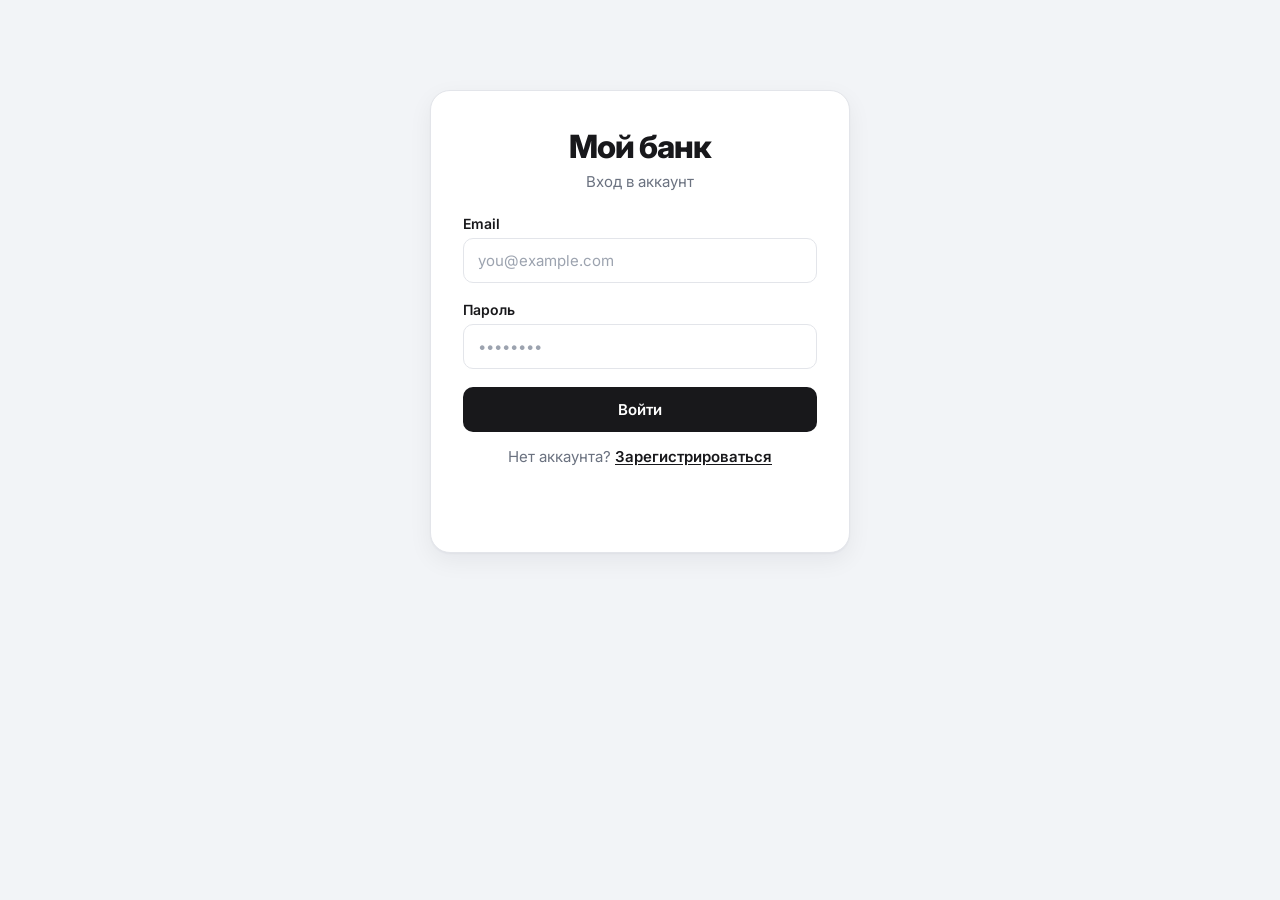
<file: web/index.html>
<!DOCTYPE html>
<html>
<head>
    <meta charset="UTF-8">
    <title>Мой банк</title>
    <link rel="preconnect" href="https://fonts.googleapis.com">
    <link rel="preconnect" href="https://fonts.gstatic.com" crossorigin>
    <link href="https://fonts.googleapis.com/css2?family=Inter:wght@400;500;600;700;800&display=swap" rel="stylesheet">
    <link rel="stylesheet" href="style.css">
</head>
<body>

    <div class="bank-card">

        <h1>Мой банк</h1>

        <p>Вход в аккаунт</p>

        <form id="loginForm">

            <div class="field">
                <label for="email">Email</label>
                <input
                    type="email"
                    id="email"
                    placeholder="you@example.com"
                    required
                >
            </div>

            <div class="field">
                <label for="password">Пароль</label>
                <input
                    type="password"
                    id="password"
                    placeholder="••••••••"
                    required
                >
            </div>

            <button type="submit">Войти</button>

        </form>

        <p>
            Нет аккаунта?
            <a href="/register.html">Зарегистрироваться</a>
        </p>

        <p id="message"></p>

    </div>

    <script src="script.js"></script>

</body>
</html>
</file>
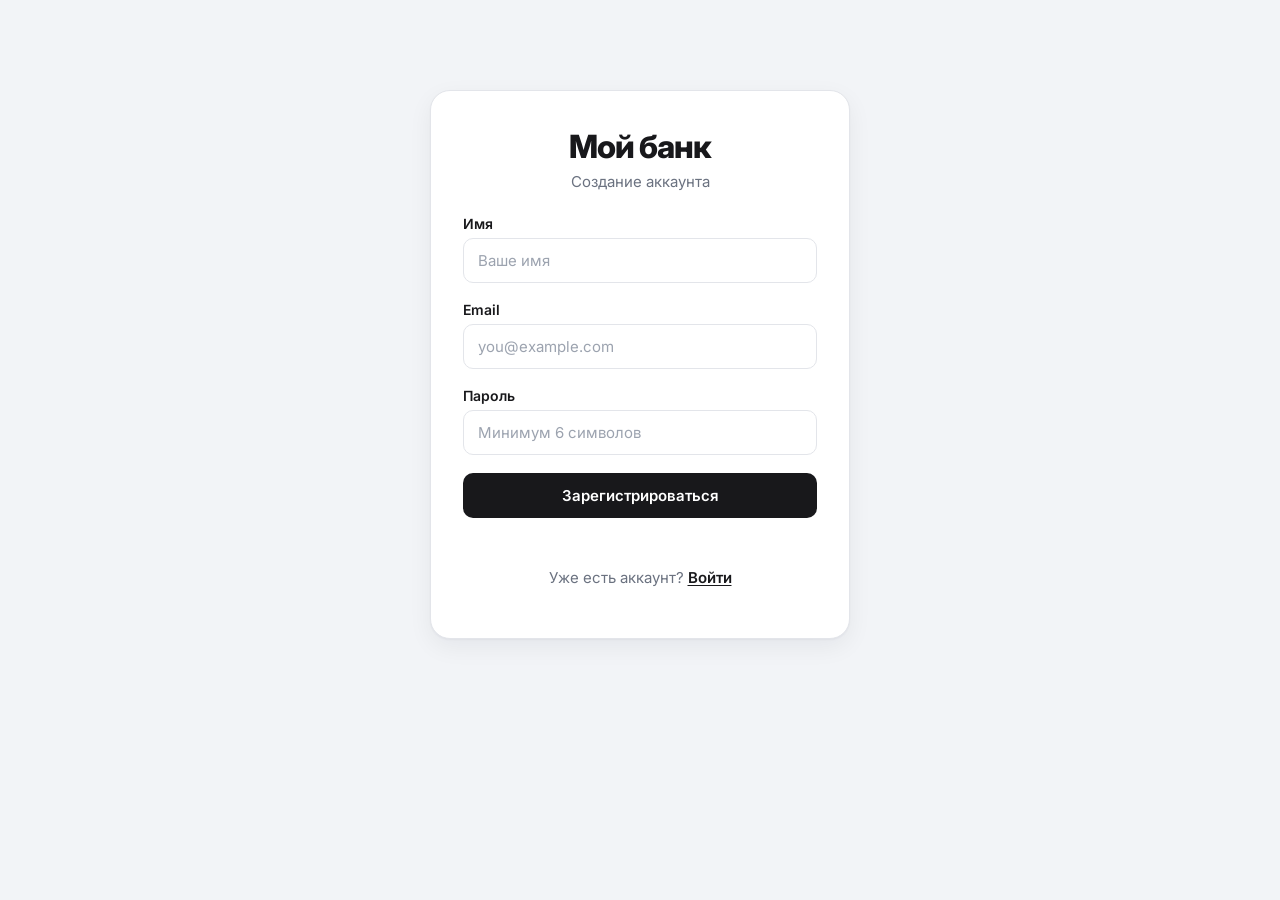
<file: web/register.html>
<!DOCTYPE html>
<html lang="ru">
<head>
    <meta charset="UTF-8">
    <title>Регистрация</title>
    <link rel="preconnect" href="https://fonts.googleapis.com">
    <link rel="preconnect" href="https://fonts.gstatic.com" crossorigin>
    <link href="https://fonts.googleapis.com/css2?family=Inter:wght@400;500;600;700;800&display=swap" rel="stylesheet">
    <link rel="stylesheet" href="style.css">
</head>
<body>

    <div class="bank-card">
        <h1>Мой банк</h1>
        <p>Создание аккаунта</p>

        <form id="registerForm">
            <div class="field">
                <label for="name">Имя</label>
                <input type="text" id="name" placeholder="Ваше имя" required>
            </div>

            <div class="field">
                <label for="email">Email</label>
                <input type="email" id="email" placeholder="you@example.com" required>
            </div>

            <div class="field">
                <label for="password">Пароль</label>
                <input type="password" id="password" placeholder="Минимум 6 символов" required minlength="6">
            </div>

            <button type="submit">Зарегистрироваться</button>
        </form>

        <p id="message"></p>

        <p>
            Уже есть аккаунт?
            <a href="/">Войти</a>
        </p>
    </div>

    <script src="register.js"></script>
</body>
</html>
</file>
<file: web/style.css>
:root {
    --color-bg: #f2f4f7;
    --color-card: #ffffff;
    --color-border: #e3e5ea;
    --color-text: #18181b;
    --color-text-muted: #6b7280;
    --color-placeholder: #9ca3af;

    --color-primary-bg: #18181b;
    --color-primary-bg-hover: #303035;
    --color-primary-text: #ffffff;

    --color-neutral-bg: #f2f4f7;
    --color-neutral-bg-hover: #e7e9ee;
    --color-neutral-border: #d9dbe1;
    --color-neutral-text: #18181b;

    --color-danger: #dc2626;
    --color-success: #16a34a;

    --radius-card: 20px;
    --radius-control: 10px;

    --font-sans: 'Inter', system-ui, -apple-system, 'Segoe UI', Roboto, sans-serif;
}

* {
    box-sizing: border-box;
}

body {
    font-family: var(--font-sans);
    background-color: var(--color-bg);
    color: var(--color-text);
    margin: 0;
    padding: 40px 16px;
}

.bank-card {
    width: 100%;
    max-width: 420px;
    margin: 50px auto;
    padding: 36px 32px;
    background-color: var(--color-card);
    border: 1px solid var(--color-border);
    border-radius: var(--radius-card);
    box-shadow: 0 1px 2px rgba(16, 24, 40, 0.04), 0 8px 24px rgba(16, 24, 40, 0.06);
}

h1 {
    text-align: center;
    font-size: 32px;
    font-weight: 800;
    letter-spacing: -0.03em;
    margin: 0 0 6px;
}

.bank-card > p:first-of-type {
    margin-top: 0;
}

p {
    text-align: center;
    color: var(--color-text-muted);
    font-size: 15px;
}

/* Form fields with labels, like the Figma "Value" inputs */
form {
    margin-top: 24px;
    display: flex;
    flex-direction: column;
    gap: 18px;
}

.field {
    display: flex;
    flex-direction: column;
    gap: 6px;
    text-align: left;
}

.field label {
    font-size: 14px;
    font-weight: 600;
    color: var(--color-text);
}

input {
    width: 100%;
    font-family: inherit;
    font-size: 15px;
    color: var(--color-text);
    background-color: var(--color-card);
    border: 1px solid var(--color-border);
    border-radius: var(--radius-control);
    padding: 12px 14px;
    outline: none;
    transition: border-color 0.15s ease, box-shadow 0.15s ease;
}

input::placeholder {
    color: var(--color-placeholder);
}

input:focus {
    border-color: var(--color-primary-bg);
    box-shadow: 0 0 0 3px rgba(24, 24, 27, 0.08);
}

/* Buttons */
button {
    font-family: inherit;
    font-size: 15px;
    font-weight: 600;
    flex: 1;
    padding: 12px 16px;
    border: 1px solid transparent;
    border-radius: var(--radius-control);
    cursor: pointer;
    transition: background-color 0.15s ease, border-color 0.15s ease, opacity 0.15s ease;
}

/* Primary action: submit forms, deposit, etc. — solid dark, like "Register"/"Submit" in the design */
button,
form button[type="submit"] {
    background-color: var(--color-primary-bg);
    color: var(--color-primary-text);
}

button:hover {
    background-color: var(--color-primary-bg-hover);
}

button:active {
    opacity: 0.9;
}

/* Neutral/secondary action: navigation buttons like "Sign in" in the header — light with a border */
button.secondary,
#backButton,
#historyButton,
#profileButton,
#logoutButton {
    background-color: var(--color-neutral-bg);
    color: var(--color-neutral-text);
    border-color: var(--color-neutral-border);
}

button.secondary:hover,
#backButton:hover,
#historyButton:hover,
#profileButton:hover,
#logoutButton:hover {
    background-color: var(--color-neutral-bg-hover);
}

a {
    color: var(--color-text);
    font-weight: 600;
    text-decoration: underline;
    text-underline-offset: 2px;
}

#message {
    min-height: 20px;
    font-weight: 500;
}

/* Balance panel */
.balance {
    margin-top: 30px;
    padding: 22px;
    background-color: var(--color-bg);
    border: 1px solid var(--color-border);
    border-radius: var(--radius-control);
}

.balance span {
    display: block;
    color: var(--color-text-muted);
    font-size: 14px;
}

.balance strong {
    display: block;
    margin-top: 8px;
    font-size: 32px;
    font-weight: 800;
    letter-spacing: -0.02em;
}

.buttons {
    margin-top: 25px;
    display: flex;
    flex-wrap: wrap;
    gap: 10px;
}

.buttons button {
    flex: 1 1 calc(50% - 5px);
}

/* Profile info list */
.profile-info {
    margin-top: 24px;
    display: flex;
    flex-direction: column;
    gap: 4px;
}

.profile-info p {
    text-align: left;
    margin: 16px 0 0;
    font-size: 13px;
    text-transform: uppercase;
    letter-spacing: 0.04em;
    color: var(--color-text-muted);
}

.profile-info strong {
    display: block;
    font-size: 17px;
    font-weight: 600;
}

/* Transaction history */
#history {
    margin-top: 20px;
    text-align: left;
}

#history > div {
    display: flex;
    justify-content: space-between;
    padding: 14px 0;
    border-bottom: 1px solid var(--color-border);
    font-size: 15px;
}

/* Modal (replaces native prompt/alert) */
.modal-overlay {
    position: fixed;
    inset: 0;
    background-color: rgba(24, 24, 27, 0.45);
    display: flex;
    align-items: center;
    justify-content: center;
    padding: 16px;
    z-index: 1000;
    animation: modal-fade-in 0.12s ease-out;
}

@keyframes modal-fade-in {
    from { opacity: 0; }
    to { opacity: 1; }
}

.modal-box {
    width: 100%;
    max-width: 360px;
    background-color: var(--color-card);
    border: 1px solid var(--color-border);
    border-radius: var(--radius-card);
    padding: 28px 26px;
    box-shadow: 0 8px 24px rgba(16, 24, 40, 0.12), 0 2px 6px rgba(16, 24, 40, 0.08);
}

.modal-title {
    margin: 0 0 18px;
    font-size: 19px;
    font-weight: 700;
    letter-spacing: -0.01em;
    text-align: left;
    color: var(--color-text);
}

.modal-message {
    margin: 0 0 4px;
    text-align: left;
    color: var(--color-text);
    font-size: 15px;
}

.modal-box .field {
    margin-bottom: 16px;
}

.modal-box .field:last-of-type {
    margin-bottom: 22px;
}

.modal-actions {
    display: flex;
    gap: 10px;
}

.modal-actions button {
    flex: 1;
}

.modal-error {
    margin: -8px 0 16px;
    color: var(--color-danger);
    font-size: 13px;
    text-align: left;
}
</file>
